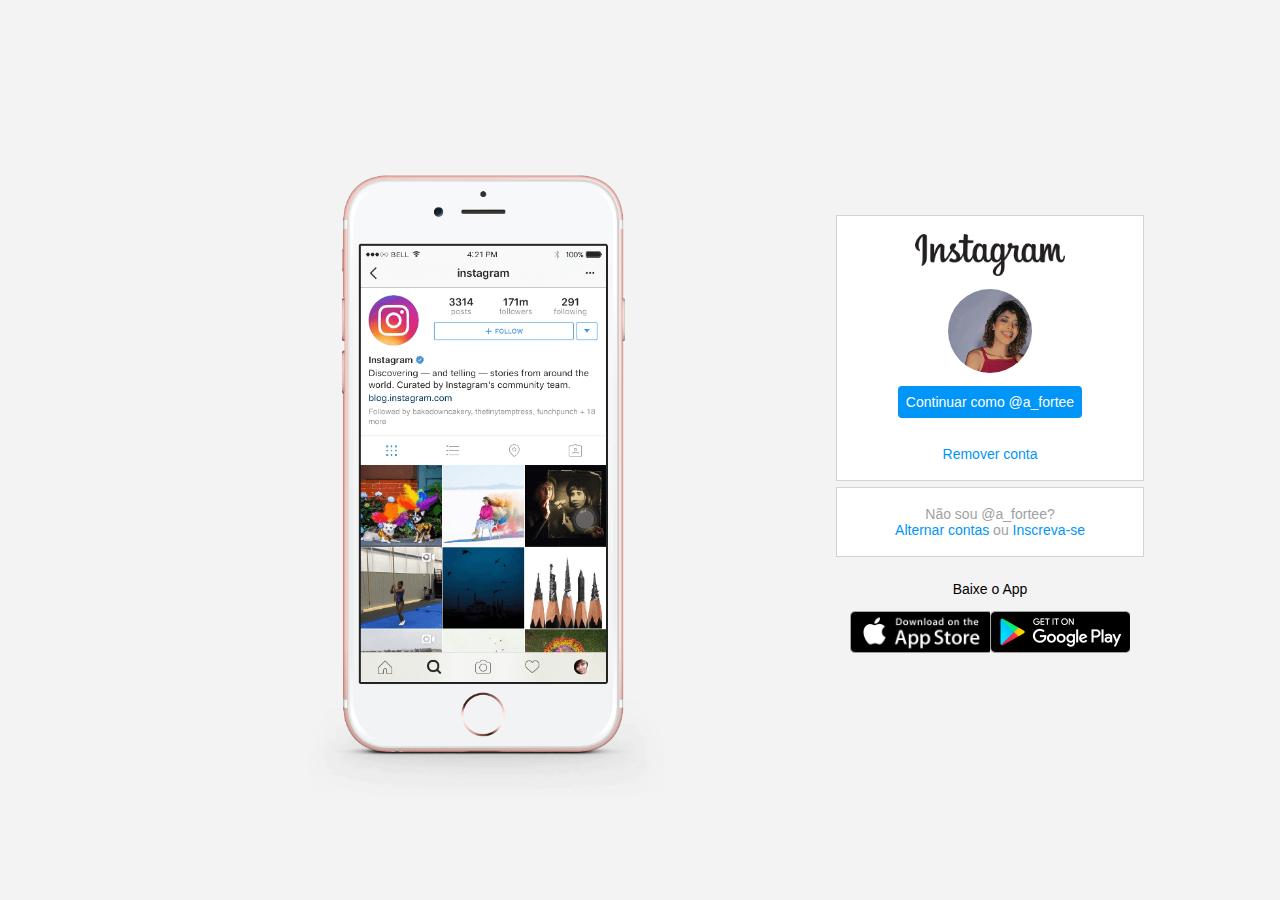
<file: projetos/cl-insta/index.html>
<!DOCTYPE html>
<html lang="en">
<head>
    <meta charset="UTF-8">
    <meta http-equiv="X-UA-Compatible" content="IE=edge">
    <meta name="viewport" content="width=device-width, initial-scale=1.0">
    <link rel="stylesheet" href="style.css">
    <title>Instagram</title>
</head>
<body>
    <div class="instagram-wrapper">
        <div class="instagram-phone">
            <img src="./img/instagram-celular.png" alt="celular">
        </div>
        <div class="instagram-continue">
            <div class="group">
                <img src="./img/instagram-logo.png" class="instagram-logo" alt="insta-logo">
                <div class="perfil">
                    <img src="./img/perfil.jpg" alt="perfil">
                </div>
                <a href="#" class="insta-login">Continuar como @a_fortee</a>
                <a href="#" class="insta-logout">Remover conta</a>
            </div>
            <div class="group">
                <p class="not-account">Não sou @a_fortee?</p>
                <p class="not-account">
                    <span class="link-blue">Alternar contas</span>
                    ou
                    <span class="link-blue">Inscreva-se</span>
                </p>
            </div>
            <div class="get-the-app">
                <p class="get-app">Baixe o App</p>
                <div class="download">
                    <a href="#" class="app-down"></a>
                    <a href="#" class="app-down"></a>
                </div>
            </div>
        </div>
    </div>
</body>
</html>
</file>
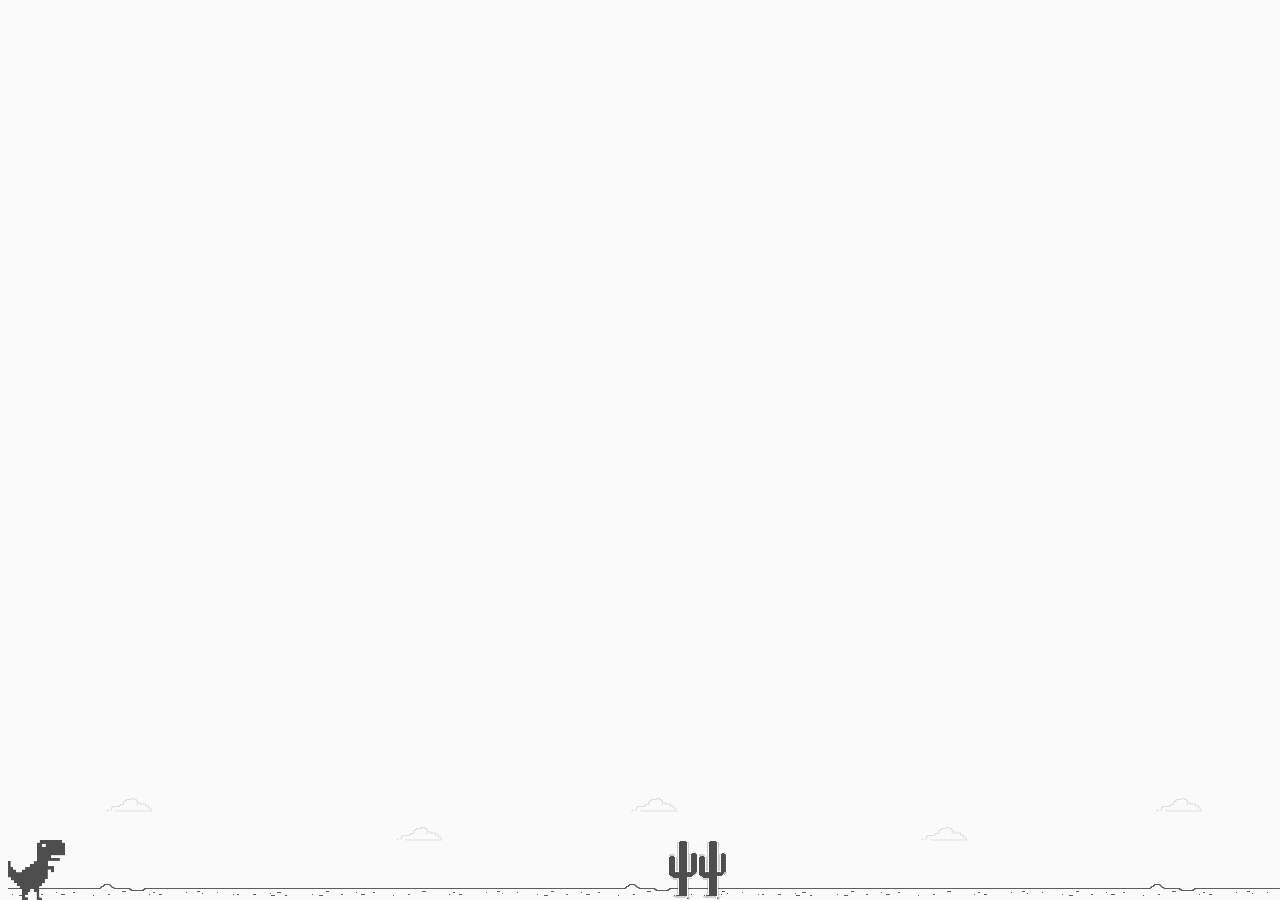
<file: projetos/dinossaur/index.html>
<!DOCTYPE html>
<html lang="pt-br">
<head>
  <meta charset="UTF-8">
  <title>Dio Dino Game</title>
  <link rel="stylesheet" href="style.css"></link>
  <script src="script.js" charset="UTF-8" defer></script>
</head>
<body>
  <div class="background">
    <div class="dino"></div>
  </div>
</body>
</html>
</file>
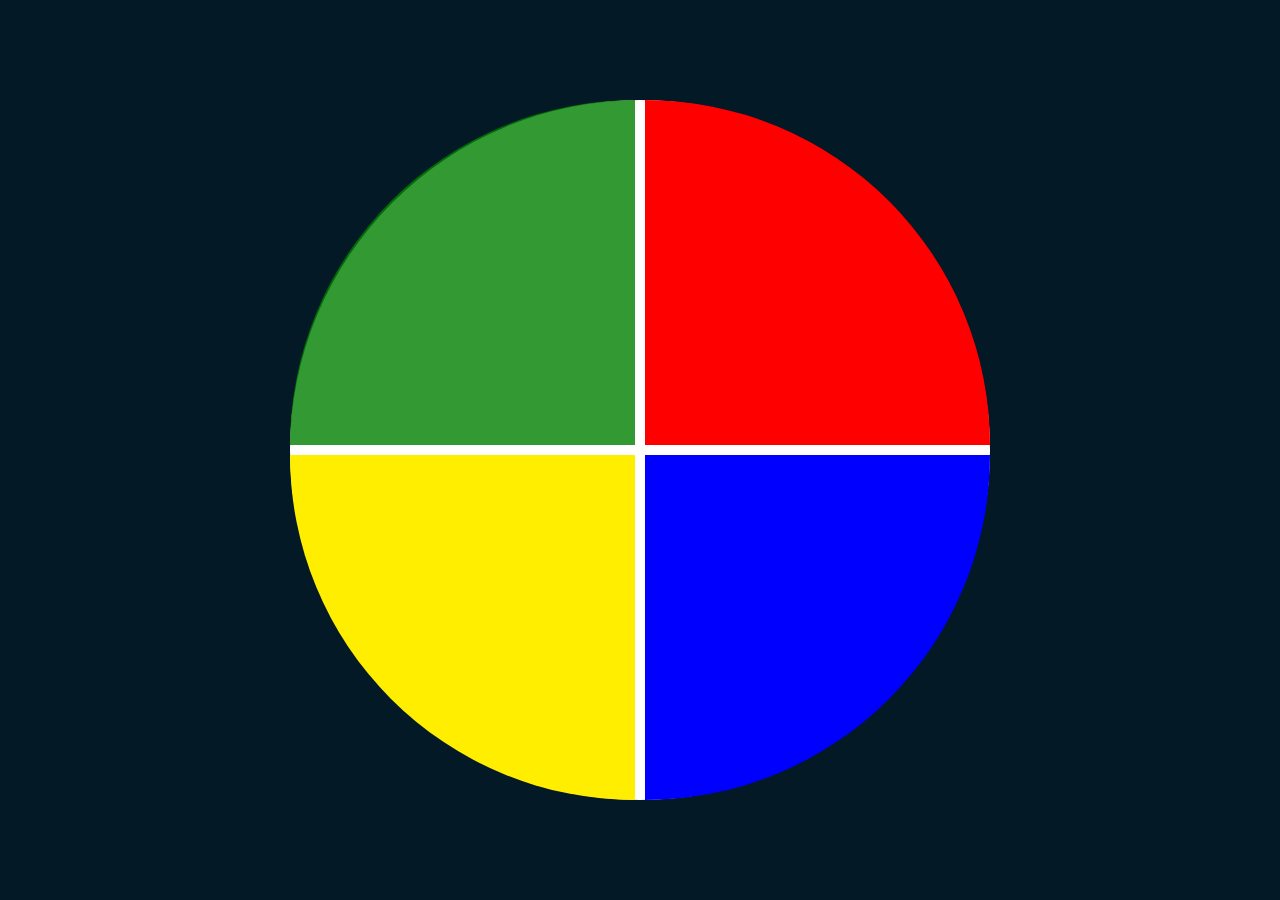
<file: projetos/genius/index.html>
<!DOCTYPE html>
<html lang="pt-br">
<head>
    <meta charset="UTF-8">
    <meta name="viewport" content="width=device-width, initial-scale=1.0">
    <link rel="stylesheet" href="style.css">
    <title>Game estilo genuius</title>
</head>
<body>
    <div class="main-game">
        <div class="genius">
            <div class="blue"></div>
            <div class="yellow"></div>
            <div class="red"></div>
            <div class="green"></div>
        </div>
    </div>
    <script type="text/javascript" src="script.js"></script>
</body>
</html>
</file>
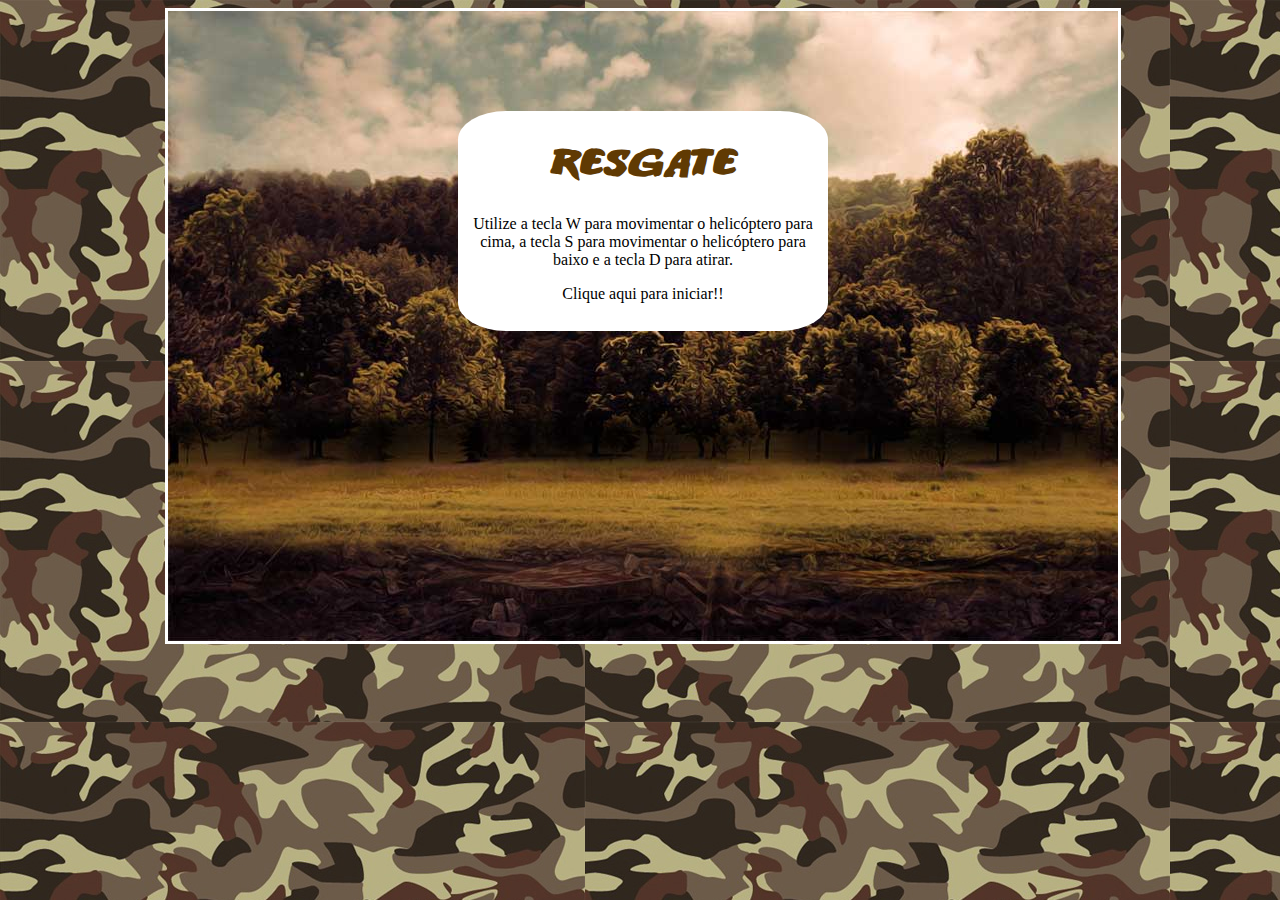
<file: projetos/heli/index.html>
<!doctype html>
<html>
<head>
<meta charset="utf-8">
<link href="css/estilo.css" rel="stylesheet" type="text/css">
<title>Resgate</title>
</head>

<body>
<div id="container"> <!-- div container !-->

	<div id="fundoGame"> <!-- div fundoGame !-->
	
		<div id="inicio" onclick="start()"><h1> Resgate </h1> <!-- div inicio !-->
		<p>Utilize a tecla W para movimentar o helicóptero para cima, a tecla S para movimentar o helicóptero para baixo e a tecla D para atirar.</p>
		<p> Clique aqui para iniciar!! </p>
		</div> <!-- Fim da div inicio !-->
		
    </div> <!-- Fim da div fundoGame !-->
	
</div> <!-- Fim da div container !-->
<!-- sons do jogo-->
<audio src="sons/som.mp3" preload="auto" id="somDisparo"></audio>
<audio src="sons/explosao.mp3" preload="auto" id="somExplosao"></audio>
<audio src="sons/musica_fundo.mp3" preload="auto" id="musica"></audio>
<audio src="sons/gameover.mp3" preload="auto" id="somGameover"></audio>
<audio src="sons/perdido.mp3" preload="auto" id="somPerdido"></audio>	
<audio src="sons/resgate.mp3" preload="auto" id="somResgate"></audio>

<script type="text/javascript" src="js/jquery-1.11.1.min.js"></script>
<script type="text/javascript" src="js/js.js"></script>
<script type="text/javascript" src="js/jquery-collision.min.js"></script> 

</body>
</html>
</file>
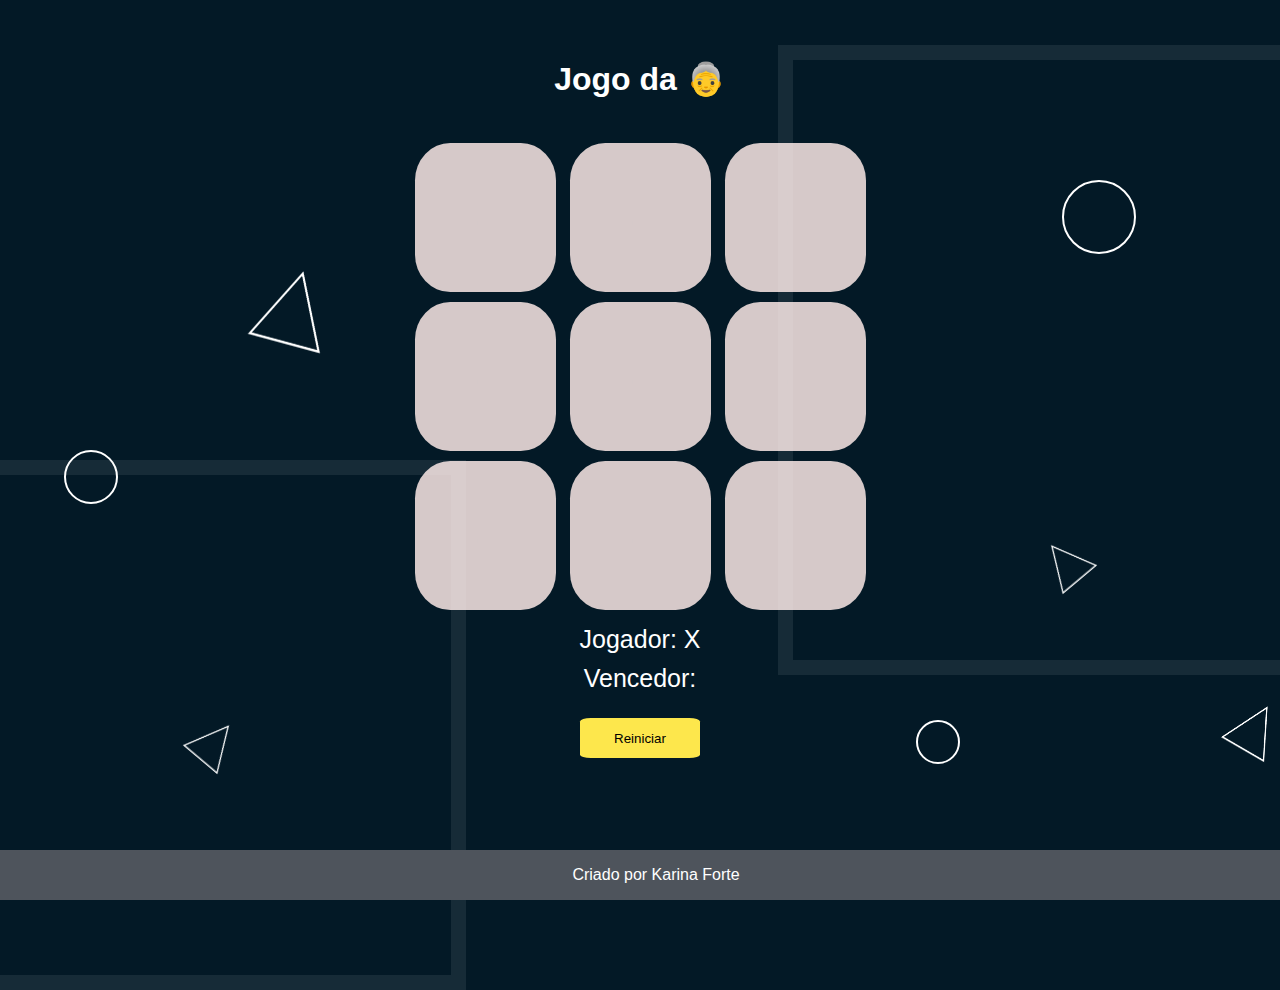
<file: projetos/jogoDaVelha/index.html>
<!DOCTYPE html>
<html lang="pt-br">
<head>
    <meta charset="UTF-8">
    <meta http-equiv="X-UA-Compatible" content="IE=edge">
    <meta name="viewport" content="width=device-width, initial-scale=1.0">
    <link rel="stylesheet" href="css/style.css">
    <title>Jogo da velha</title>
</head>
<body>
    
    <h1>
        Jogo da &#128117;
    </h1>

<div>
    <div id="1" class="square" onclick="selectSquare(this.id)">-</div>
    <div id="2" class="square" onclick="selectSquare(this.id)">-</div>
    <div id="3" class="square" onclick="selectSquare(this.id)">-</div>
</div>

<div>
    <div id="4" class="square" onclick="selectSquare(this.id)">-</div>
    <div id="5" class="square" onclick="selectSquare(this.id)">-</div>
    <div id="6" class="square" onclick="selectSquare(this.id)">-</div>
</div>

<div>
    <div id="7" class="square" onclick="selectSquare(this.id)">-</div>
    <div id="8" class="square" onclick="selectSquare(this.id)">-</div>
    <div id="9" class="square" onclick="selectSquare(this.id)">-</div>
</div>

<div class="jogador">
    <label>
        Jogador:
    </label>
    <label id="jogador-selecionado"></label>
</div>

<div class="vencedor">
    <label>
        Vencedor:
    </label>
    <label id="vencedor-selecionado"></label>
</div>

<div class="rectangle-1"></div>
  <div class="rectangle-2"></div>
  <div class="rectangle-transparent-1"></div>
  <div class="rectangle-transparent-2"></div>
  <div class="circle-1"></div>
  <div class="circle-2"></div>
  <div class="circle-3"></div>
  <div class="triangle triangle-1">
  	<img src="img/obj_triangle.png" alt="">
  </div>
  <div class="triangle triangle-2">
  	<img src="img/obj_triangle.png" alt="">
  </div>
  <div class="triangle triangle-3">
  	<img src="img/obj_triangle.png" alt="">
  </div>
  <div class="triangle triangle-4">
  	<img src="img/obj_triangle.png" alt="">
  </div>

<div>
    <button onclick="reiniciar()"> Reiniciar </button>
</div>

<footer> Criado por Karina Forte</footer>
</body>

<script src="js/jogo.js"></script>

</html>
</file>
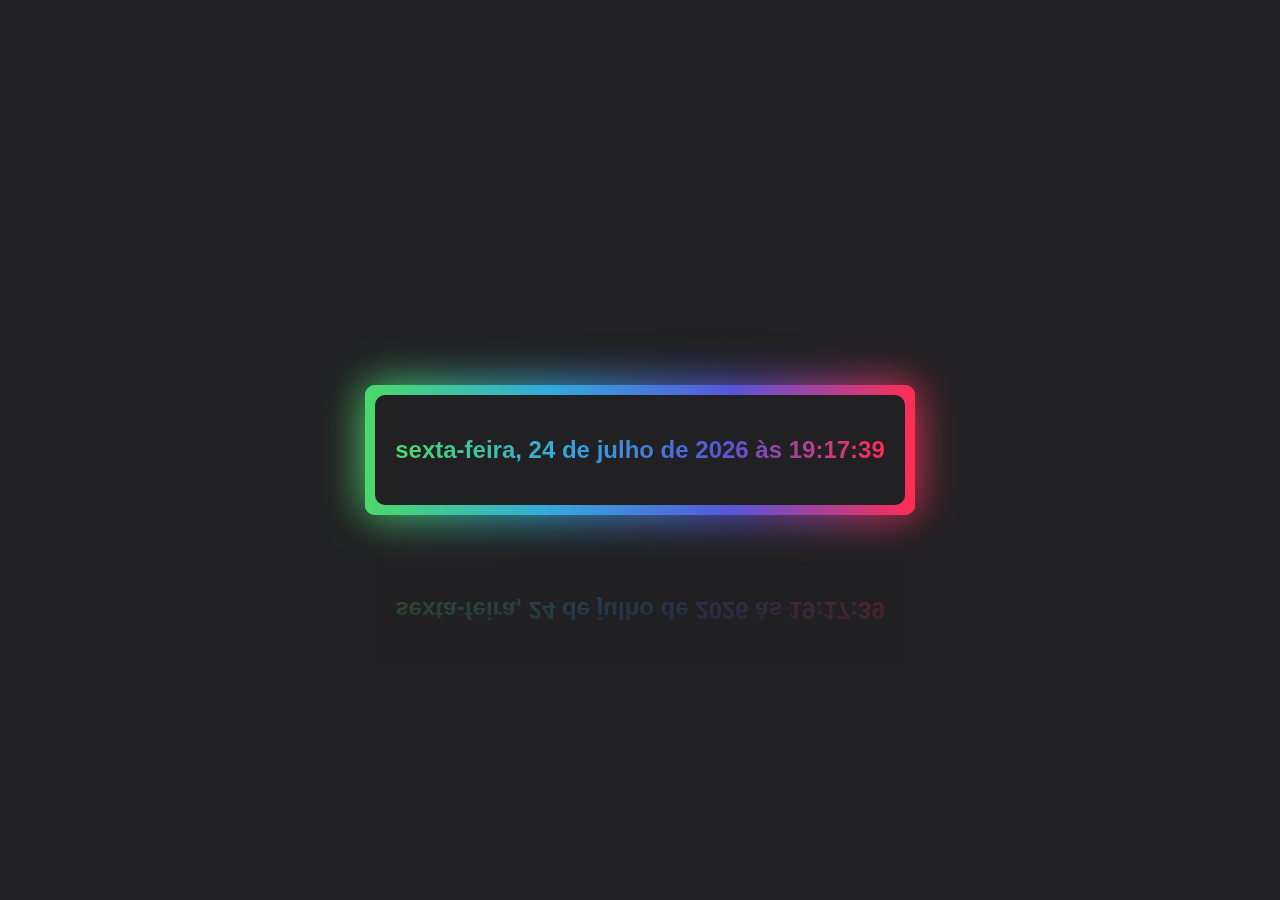
<file: projetos/relogio/index.html>
<!DOCTYPE html>
<html lang="pt-br">

<head>
    <meta charset="UTF-8">
    <meta http-equiv="X-UA-Compatible" content="IE=edge">
    <meta name="viewport" content="width=device-width, initial-scale=1.0">
    <title>Relógio digital BY Karina</title>
    <link rel="stylesheet" href="./styles/styles.css">
</head>

<body>
    <div class="informacao">
        <div class="relogio">
            <h4 class="js-data"></h4>
        </div>
        <span></span>
        <span></span>
    </div>
    <script src=".script/script.js"></script>
</body>


</html>
</file>
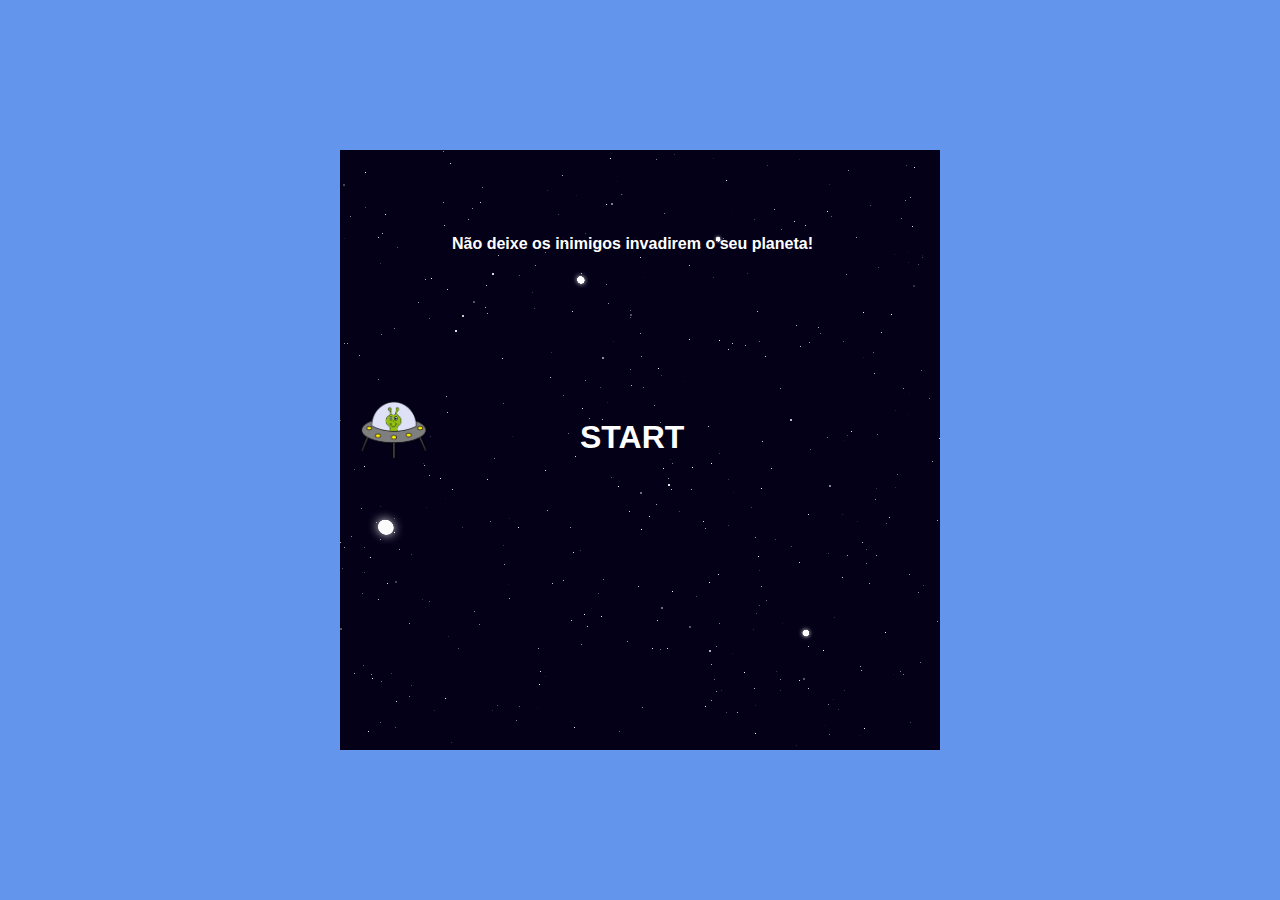
<file: projetos/space/index.html>
<!DOCTYPE html>
<html lang="en">
<head>
    <meta charset="UTF-8">
    <meta name="viewport" content="width=device-width, initial-scale=1.0">
    <link rel="stylesheet" href="style.css">
    <title>Shooter</title>
</head>
<body>
    <div id="main-play-area">
        <img class="player-shooter" src="./img/hero.png" alt="hero">
        <h4 class="game-instructions">
            Não deixe os inimigos invadirem o seu planeta!
        </h4>
        <div class="start-button">
            <h1>START</h1>
        </div>
    </div>
    <script type="text/javascript" src="script.js"></script>
</body>
</html>
</file>
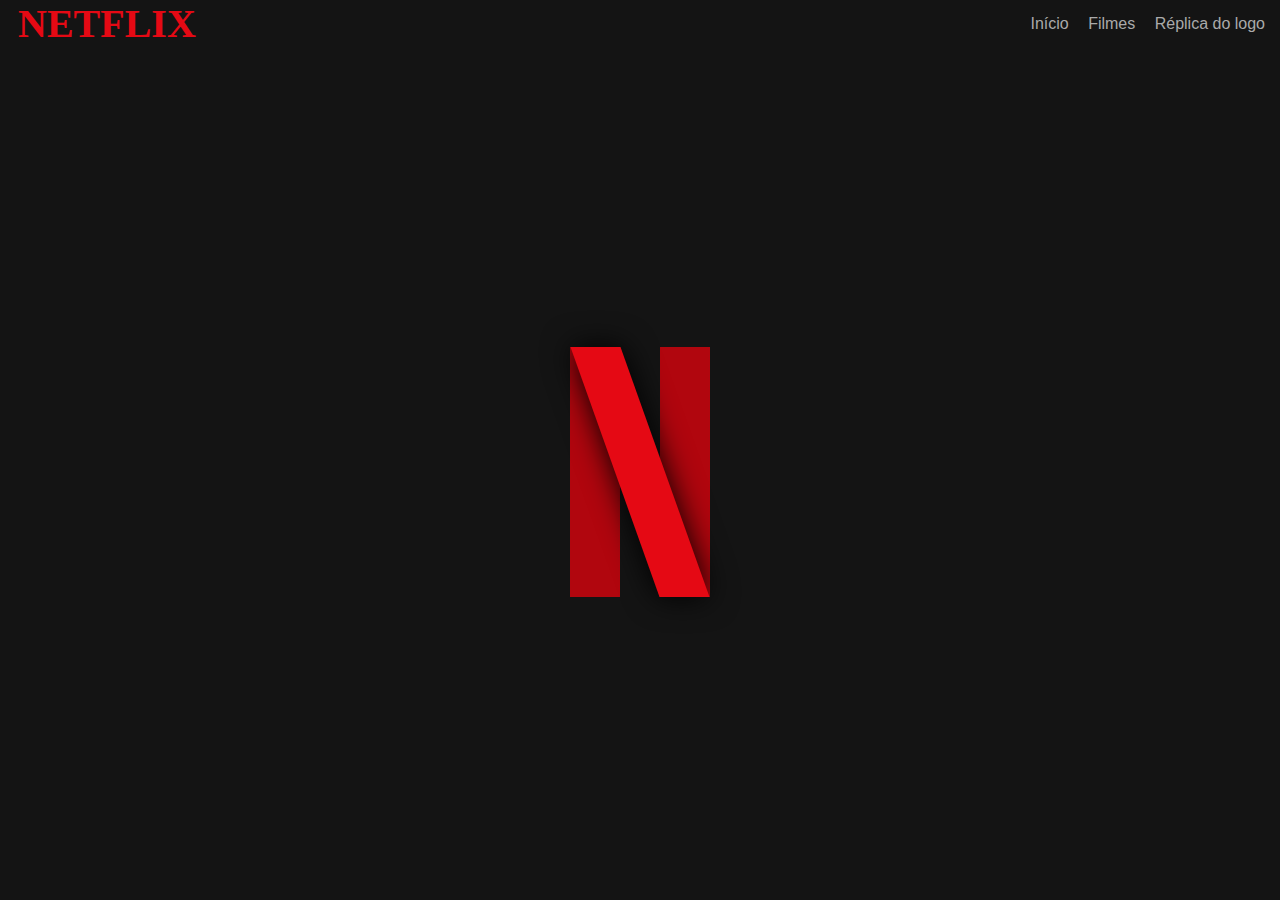
<file: projetos/cl-netflix/replic.html>
<!DOCTYPE html>
<html lang="pt-br">
<head>
    <meta charset="UTF-8">
    <meta http-equiv="X-UA-Compatible" content="IE=edge">
    <meta name="viewport" content="width=device-width, initial-scale=1.0">
    <link rel="stylesheet" type="text/css" href="css/css.css">
    <link rel="stylesheet" href="css/css1.css">
    <title>Clone Netflix</title>
</head>
<header>
    <div class="container">
        <h2 class="logo">NETFLIX</h2>
        <nav>
            <a href="index.html">Início</a>
            <a href="filmes.html">Filmes</a>
            <a href="replic.html">Réplica do logo</a>
        </nav>
    </div>
</header>
<body class="logo"> 
    <div class="netflix"></div>
</body>
</html>
</file>
<file: projetos/cl-insta/style.css>
*{
    padding: 0;
    margin: 0;
    box-sizing: border-box;
    text-decoration: none;
    font-family: sans-serif;
    font-size: 14px;
}

body{
    width: 100%;
    min-height: 100vh;
    background-color: rgb(243, 243, 243);
    margin: 0;
    padding: 0;
    display: flex;
    justify-content: center;
}

.instagram-wrapper{
    display: flex;
    align-items: center;
    justify-content: center;
    width: 70%;
    height: 100vh;
}

.intagram-phone{
    display: flex;
    align-items: center;
    justify-content: center;
    width: 50%;
}

.instagram-phone img{
    height: 50rem;
}

.instagram-continue{
    display: flex;
    align-items: center;
    justify-content: space-around;
    flex-direction: column;
    width: 50%;
    min-height: 34rem;
}

.group{
    display: flex;
    justify-content: space-between;
    align-items: center;
    flex-direction: column;
    background-color: #fff;
    width: 100%;
    padding: 1.3rem 0;
    border: 1px solid lightgray;
}

.group:nth-child(1) {
    min-height: 19rem;
}

.instagram-logo {
    height: 3rem;
}

.perfil{
    display: flex;
    justify-content: center;
    align-items: center;
    border-radius: 50%;
    overflow: hidden;
}

.perfil img{
    height: 6rem;
}

.insta-login {
    background-color: #0095f6;
    color: #ffffff;
    padding: 8px;
    border-radius: 4px;
}

.insta-logout {
    color: #0095f6;
    margin-top: 1rem;
}

.not-account {
    color: rgb(160, 160, 160);
}

.link-blue {
    color: #0095f6;
}

.get-the-app {
    display: flex;
    flex-direction: column;
    align-items: center;
    justify-content: center;
    width: 100%;
    padding: 1.3rem 0;
}

.download {
    display: flex;
    width: 100%;
    justify-content: space-evenly;
    align-items: center;
    padding: 1rem;
}

.app-down {
    height: 3rem;
    width: 10rem;
    background-size: cover;
}

.app-down:nth-child(1) {
    background-image: url('./img/apple-button.png');
}

.app-down:nth-child(2) {
    background-image: url('./img/googleplay-button.png');
}


@media (max-width: 1024px) {
    .instagram-wrapper {
        width: 90%;
    }
}

@media (max-width: 650px) {
    body {
        background-color: #ffffff;
    }

    .instagram-wrapper {
        width: 90%;
    }

    .instagram-phone {
        display: none;
    }

    .instagram-continue {
        width: 100%;
    }
    
    .group {
        border: 1px solid transparent;
    }
}
</file>
<file: projetos/dinossaur/style.css>
body {
  background: #fafafa;
}

.dino {
  position: absolute;
  bottom: 0;
  background-image: url(dino.png);
  width: 60px;
  height: 60px;
}

.cactus {
  position: absolute;
  width: 60px;
  height: 60px;
  bottom: 0;
  background-image: url(cactus.png);
}

.game-over {
  text-align: center;
  color: #666;
  margin: 50px 0;
  font-family: arial;
}

@keyframes slideright {
  from {
      background-position: 70000%;
  }
  to {
      background-position: 0%;
  }
}

.background {
  position: absolute;
  bottom: 0px;
  background-image: url('background.png');
  background-repeat: repeat-x;
  animation: slideright 600s infinite linear;
  -webkit-animation: slideright 600s infinite linear;
  width: 100%;
  height: 200px;
}
</file>
<file: projetos/genius/style.css>
body {
    margin: 0;
    background-color: #031926;
}

.main-game {
    height: 100vh;
    width: 100vw;
    display: flex;
    justify-content: center;
    align-items: center;
}

.genius {
    display: grid;
    grid-template-areas: 'verde vermelho'
    'amarelo azul';
    grid-gap: 10px;
    border:0;
    background-color: #ffffff;
    border-radius: 100%;
    width: 700px;
    height: 700px;

}

.blue {
    grid-area: azul;
    background-color: blue;
    border-bottom-right-radius: 100%;
}

.red {
    grid-area: vermelho;
    background-color: rgb(255, 0, 0);
    border-top-right-radius: 100%;
}

.yellow {
    grid-area: amarelo;
    background-color: rgb(255, 238, 0);
    border-bottom-left-radius: 100%;
}

.green {
    grid-area: verde;
    background-color: green;
    border-top-left-radius: 100%;
}

.selected {
    opacity: 0.8;
}
</file>
<file: projetos/heli/css/estilo.css>
@font-face {
	font-family:Titulo;
	src:url(../fontes/ANODETONOONE.TTF);
}

h1 {
	font-family:Titulo;
	font-size:40px;
	color:#603A03;
}

body {
	background-image:url(../imgs/fundo.jpg);
}

#container{
	width:950px;
	height:auto;
	position:relative;
	margin-left:auto;
	margin-right:auto;
}


#fundoGame {
	width:950px;
	height:630px;
	background-image:url(../imgs/fundo_game.jpg);
	border-color:#FFF;
	border-style:solid;
}

#jogador {
	width:256px;
	height:66px;
	position:absolute;
	left:8px;
	top:179px;
background-image:url(../imgs/apache.png);

}

#inimigo1 {
	width: 256px;
	height: 66px;
	position: absolute;
	left: 689px;
	top: 253px;
	background-image:url(../imgs/inimigo1.png);
	
}

#inimigo2 {
	width: 165px;
	height: 70px;
	position: absolute;
	left: 775px;
	top: 447px;
	background-image: url(../imgs/inimigo2.png);
}

#amigo {
	width: 44px;
	height: 51px;
	position: absolute;
	left: 10px;
	top: 464px;
	background-image:url(../imgs/amigo.png);
}

#inicio {
	width:350px;
	height:200px;
	background-color:#FFF;
 	margin-left:auto;
    margin-right:auto;
 	margin-top:100px;
	text-align:center;
	padding:10px;
    border-radius: 13%;

}

.anima1 {
	background-image:url(../imgs/helicoptero.png);
	animation:play .5s steps(2) infinite;

       -webkit-animation: play .5s steps(2) infinite;
       -moz-animation: play .5s steps(2) infinite;
       -ms-animation: play .5s steps(2) infinite;
       -o-animation: play .5s steps(2) infinite;
}

@keyframes play {
	from {background-position:0px;}
	to {background-position:-512px;}
}


@-webkit-keyframes play {
   from { background-position:0px; }
     to { background-position: -512px; }
}

@-moz-keyframes play {
   from { background-position:0px; }
     to { background-position: -512px; }
}

@-ms-keyframes play {
   from { background-position:0px; }
     to { background-position: -512px; }
}

@-o-keyframes play {
   from { background-position:0px; }
     to { background-position: -512px; }
}


.anima2 {
    background-image:url(../imgs/inimigo1.png);
    animation: play .5s steps(2) infinite;
    -webkit-animation: play .5s steps(2) infinite;
    -moz-animation: play .5s steps(2) infinite;
    -ms-animation: play .5s steps(2) infinite;
    -o-animation: play .5s steps(2) infinite; 
}


.anima3 {
	background-image:url(../imgs/amigo.png);
	animation:play2 .9s steps(12) infinite;
	-webkit-animation: play2 .9s steps(12) infinite;
       -moz-animation: play2 .9s steps(12) infinite;
        -ms-animation: play2 .9s steps(12) infinite;
         -o-animation: play2 .9s steps(12) infinite;
}

@keyframes play2 {
	from {background-position:0px;}
	to {background-position:-528px;}
}

@-webkit-keyframes play2 {
   from { background-position:    0px; }
     to { background-position: -528px; }
}

@-moz-keyframes play2 {
   from { background-position:    0px; }
     to { background-position: -528px; }
}

@-ms-keyframes play2 {
   from { background-position:    0px; }
     to { background-position: -528px; }
}

@-o-keyframes play2 {
   from { background-position:    0px; }
     to { background-position: -528px; }
}

#disparo {
	width: 50px;
	height: 8px;
	position: absolute;
	background-image: url(../imgs/disparo.png);
} 


#explosao1 {
	width:15px;
	height:87px;
	position:absolute;

}

#explosao2 {
	width:15px;
	height:87px;
	position:absolute;
	
}


#explosao3 {
	width:44px;
	height:51px;
	position:absolute;
}

.anima4 {
	width:44px;
	height:51px;
	background-image:url(../imgs/amigo_explosao.png);
	animation:play3 .5s steps(7) infinite;
	-webkit-animation: play3 .5s steps(7) infinite;
       -moz-animation: play3 .5s steps(7) infinite;
        -ms-animation: play3 .5s steps(7) infinite;
         -o-animation: play3 .5s steps(7) infinite;
}

@keyframes play3 {
	from {background-position:0px;}
	to {background-position:-308px;}
}

@-webkit-keyframes play3 {
   from { background-position:    0px; }
     to { background-position: -308px; }
}

@-moz-keyframes play3 {
   from { background-position:    0px; }
     to { background-position: -308px; }
}

@-ms-keyframes play3 {
   from { background-position:    0px; }
     to { background-position: -308px; }
}

@-o-keyframes play3 {
   from { background-position:    0px; }
     to { background-position: -308px; }
}

#placar {
	width: 450px;
	height: 50px;
	position: absolute;
	left: 5px;
	top: 590px;
}

h2 {
	font-family:Titulo;
	font-size:20px;
	color:#FFF
}

#energia {
	width: 140px;
	height: 38px;
	position: absolute;
	left: 750px;
	top: 7px;	
}


h3 {
	font-family:Titulo;
	font-size:20px;
	color:#603A03;

}

#fim {
	width:350px;
	height:200px;
	background-color:#FFF;
 	margin-left:auto;
    	margin-right:auto;
 	margin-top:100px;
	text-align:center;
	padding:10px;

}
</file>
<file: projetos/jogoDaVelha/css/style.css>
body {
    background-color: #031926;
    text-align: center;
    margin: auto;
}

h1 {
    font-family: Helvetica, sans-serif;
    color: #fff;
    padding: 40px;
    padding-top: 60px;
    margin: auto;
}

.square {
    text-align: center;
    width: 61px;
    background-color: #D6C9C9;
    display: inline-block;
    padding: 40px;
    font-size: 60px;
    margin: 5px;
    cursor: pointer;
    border: 0;
    border-radius: 25%;
    color: #D6C9C9;
}

.jogador, .vencedor {
    font-family: Helvetica, sans-serif;
    font-size: 25px;
    margin-top: 10px;
    margin-bottom: 10px;
    color: #fff;
}

button {
    margin-top: 15px;
    border-radius: 9%;
    border: 0;
    box-shadow: #fff;
    background: #fde74c;
    width: 120px;
    height: 40px;
    cursor: pointer;
}

footer {
	width: 100%;
	background-color: #4e545c;
	padding: 16px;
	color: #fff;
	position: fixed;
	bottom: 0;
	text-align: center;
	font-weight: 400;
    font-family: Helvetica, sans-serif;
}


.rectangle-1 {
    opacity: 0;
    animation: grow1 ease 1s forwards;
    box-shadow: 0px 20px 30px 0px rgba(9, 21, 54, 0.25) !important; }
  
  .rectangle-2 {
    opacity: 0;
    animation: grow2 ease 1s forwards;
    box-shadow: 0px 20px 30px 0px rgba(9, 21, 54, 0.25) !important; }
  
  .rectangle-transparent-1 {
    width: 500px;
    height: 500px;
    border: 15px solid rgba(255, 255, 255, 0.08);
    position: absolute;
    left: -5%;
    bottom: -10%;
    display: block;
    animation: floating-slow ease-in-out 12s infinite; }
  
  .rectangle-transparent-2 {
    width: 600px;
    height: 600px;
    border: 15px solid rgba(255, 255, 255, 0.08);
    position: absolute;
    right: -10%;
    top: 5%;
    display: block;
    animation: floating-slow ease-in-out 12s infinite; }
  
  .circle-1 {
    width: 50px;
    height: 50px;
    border: 2px solid #fff;
    position: absolute;
    display: block;
    border-radius: 50%;
    transform-origin: 50% 50%;
    left: 5%;
    top: 50%;
    animation: fadeInFromTop .5s linear forwards, floating ease 4s infinite; }
  
  .circle-2 {
    width: 70px;
    height: 70px;
    top: 20%;
    left: 83%;
    border: 2px solid #fff;
    position: absolute;
    display: block;
    border-radius: 50%;
    transform-origin: 50% 50%;
    animation: fadeInFromTop .5s linear forwards, floating ease-in-out 4s infinite; }
  
  .circle-3 {
    top: 80%;
    right: 25%;
    width: 40px;
    height: 40px;
    border: 2px solid #fff;
    position: absolute;
    display: block;
    border-radius: 50%;
    animation: fadeInFromTop .5s linear forwards, floating ease-in-out 4s infinite; }
  
  @keyframes floating {
    0% {
      transform: translate(0%, 0%) rotate(25deg); }
    25% {
      transform: translate(5%, 15%) rotate(25deg); }
    50% {
      transform: translate(10%, 5%) rotate(25deg); }
    75% {
      transform: translate(0%, 15%) rotate(25deg); }
    100% {
      transform: translate(0%, 0%) rotate(25deg); } }
  
  @keyframes floating-slow {
    0% {
      transform: translate(0%, 0%) rotate(25deg); }
    25% {
      transform: translate(1%, 3%) rotate(25deg); }
    50% {
      transform: translate(2%, 1%) rotate(25deg); }
    75% {
      transform: translate(0%, 3%) rotate(25deg); }
    100% {
      transform: translate(0%, 0%) rotate(25deg); } }
  
  .triangle {
    position: absolute; }
  
  .triangle-1 {
    right: 0;
    animation: fadeInFromTop .5s linear forwards, floating ease-in-out 6s infinite; }
    .triangle-1 img {
      height: 50px;
      width: 50px;
      transform: rotate(30deg); }
  
  .triangle-2 {
    top: 30%;
    left: 20%;
    animation: fadeInFromTop .5s linear forwards, floating ease-in-out 8s infinite; }
    .triangle-2 img {
      width: 75px;
      height: 75px;
      transform: rotate(15deg); }
  
  .triangle-3 {
    top: 80%;
    left: 15%;
    animation: fadeInFromTop .5s linear forwards, floating ease-in-out 10s infinite; }
    .triangle-3 img {
      width: 45px;
      height: 45px;
      transform: rotate(40deg); }
  
  .triangle-4 {
    top: 60%;
    right: 15%;
    animation: fadeInFromTop .5s linear forwards, floating ease-in-out 5s infinite; }
    .triangle-4 img {
      width: 45px;
      height: 45px;
      transform: rotate(-40deg); }
</file>
<file: projetos/relogio/styles/styles.css>
:root {
    --cor-background: #212123;
    --cor-reflexo: rgba(255, 255, 255, 0.4);
    --cores-dancantes: rgb(76, 217, 105), rgb(52, 170, 220), rgb(88, 86, 217),
      rgb(255, 45, 83);
  }
  
  * {
    font-family: "Verdana", sans-serif;
    -moz-box-sizing: border-box;
    box-sizing: border-box;
    letter-spacing: 0px;
    -webkit-font-smoothing: antialiased;
    -moz-osx-font-smoothing: grayscale;
    scroll-behavior: smooth;
    margin: 0;
  }
  
  html,
  body {
    display: grid;
    place-items: center;
    height: 100vh;
    background-color: var(--cor-background);
  }
  
  .informacao {
    background: linear-gradient(to right, var(--cores-dancantes));
    width: 550px;
    height: 130px;
    border-radius: 10px;
    position: relative;
    z-index: 999;
    animation: coresDancantes 3s linear infinite;
  }
  
  @keyframes coresDancantes {
    100% {
      filter: hue-rotate(360deg);
    }
  }
  
  .informacao .relogio,
  .informacao span {
    position: absolute;
    left: 50%;
    top: 50%;
    transform: translate(-50%, -50%);
  }
  
  .informacao .relogio {
    z-index: 1;
    background-color: var(--cor-background);
    width: 530px;
    height: 110px;
    border-radius: 10px;
    display: flex;
    justify-content: center;
    align-items: center;
    text-align: center;
    -webkit-box-reflect: below 50px
      linear-gradient(transparent, var(--cor-reflexo));
    padding: 10px;
  }
  
  .informacao .relogio h4 {
    background: linear-gradient(to right, var(--cores-dancantes));
    -webkit-background-clip: text;
    -webkit-text-fill-color: transparent;
    font-size: 1.5rem;
  }
  
  .informacao span {
    height: 100%;
    width: 100%;
    background: inherit;
    border-radius: 10px;
  }
  
  .informacao span:nth-child(1) {
    filter: blur(6px);
  }
  
  .informacao span:nth-child(2) {
    filter: blur(22px);
  }
</file>
<file: projetos/space/style.css>
body {
    height: 100vh;
    width: 100%;
    display: flex;
    justify-content: center;
    align-items: center;
    padding: 0;
    margin: 0;
    font-family: sans-serif;
    background-color: cornflowerblue;
}

#main-play-area {
    background-color: black;
    background-image: url(img/space.png);
    height: 600px;
    width: 600px;
}

.game-instructions {
    position: relative;
    color: white;
    left: 7rem;
    top: 0px;
}

.start-button {
    position: relative;
    color: white;
    top: 9rem;
    left: 15rem;
    cursor: pointer;
}

.player-shooter {
    position: relative;
    height: 60px;
    width: 70px;
    left: 20px;
    top: 250px
}

.laser {
    position: relative;
    width: 40px;
    height: 30px;
}

.alien {
    height: 60px;
    width: 70px;
    position: relative;
}

.alien-transition {
    opacity: 1;
    transition: opacity 1.5s ease-in-out;
}

.dead-alien {
    height: 60px;
    width: 70px;
    position: relative;
    opacity: 0;
}
</file>
<file: projetos/cl-netflix/css/css.css>
:root{
    --vermelho: #E50914;
    --preta: #141414;
}

*{
    margin: 0;
    padding: 0;
    box-sizing: border-box;
}

body {
    background: var(--preta);
    font-family: 'Arial', Times, serif;
    color: #FFF;
}

header .container{
    display: flex;
    flex-direction: row;
    align-items: center;
    justify-content: space-between;
}

header .logo{
    margin-left: 8px;
    color: var(--vermelho);
    font-family: 'Arial Black', Times;
    font-size: 40px;
}

header nav a{
    text-decoration: none;
    color: #AAA;
    margin-right: 15px;
    font-family: 'Trebuchet MS', 'Lucida Sans Unicode', 'Lucida Grande', 'Lucida Sans', Arial, sans-serif;
}

header nav a:hover{
    color: #FFF;
}

/* FILMES*/
.filme-principal{
    font-size: 16px;
    background: linear-gradient(rgba(0,0,0,.50), rgba(0,0,0,.50) 100%), url('/img/o-mentalista-fundo.jpg');
    height: 400px;
    background-size: cover;
    display: flex;
    flex-direction: column;
    justify-content: center;
    align-items: flex-start;
}

.filme-principal .descricao{
    margin-bottom: 40px;
    margin-top: 10px;
    font-family: 'Trebuchet MS', 'Lucida Sans Unicode', 'Lucida Grande', 'Lucida Sans', Arial, sans-serif;
}

.titulo {
    margin-top: 15%;
    font-size: 40px;
    font-family: 'Trebuchet MS', 'Lucida Sans Unicode', 'Lucida Grande', 'Lucida Sans', Arial, sans-serif;
}

.botao{
    background-color: rgba(0,0,0,.50);
    border: none;
    color: #FFF;
    padding: 8px 16px;
    margin-right: 15px;
    font-size: 12px;
    cursor: pointer;
    transition: .3s;
}

.botao:hover{
    background-color: #FFF;
    color: #000;
}

.botao i {
    margin-right: 5px;
}

.container{
    margin-left: 10px;
}

.filme-principal .container{
    width: 60%;
}

.box-filme {
    height: 100%;
    width: 100%;
    display: block;
    cursor: pointer;
    transition: .3s;
}

.carrossel-filmes{
    margin-top: 3px;
    margin-bottom: 15px;
    margin-left: 10px;
}

.categoria {
    margin-left: 10px;
    margin-top: 20px;
    font-size: 18px;
    color: #38474F;
    margin-bottom: 15px;
    font-family: Arial, Helvetica, sans-serif;
}

.box-filme:hover{
    background-color: rgba(0,0,0,.50);
    color: none; 
}

.links{
    text-decoration: none;
    color: #FFF;
    margin-right: 15px;
    font-family: 'arial';
}
</file>
<file: projetos/cl-netflix/css/css1.css>
body .logo{
    display:flex;
    align-items: center;
    height: 100hv;
}

.netflix {
    margin: 300px;
    width: 140px;
    height: 250px;
    position: relative;
    margin-left: 50%;
    transform: translateX(-50%);
    background: linear-gradient(90deg,#b1060e 0, #b1060e 50px, transparent 50px, transparent 90px, #b1060e 90px, #b1060e 140px);
}

.netflix::before, .netflix::after{
    content: '';
    display: block;
    position: absolute;
}
/*perninha do meio*/
.netflix::before {
    width: 50px;
    height: 250px;
    top:0;
    left: 45px;
    background-color: #e50914;
    transform: skewX(19.6deg);
    box-shadow: 0 0 30px black;
}
</file>
